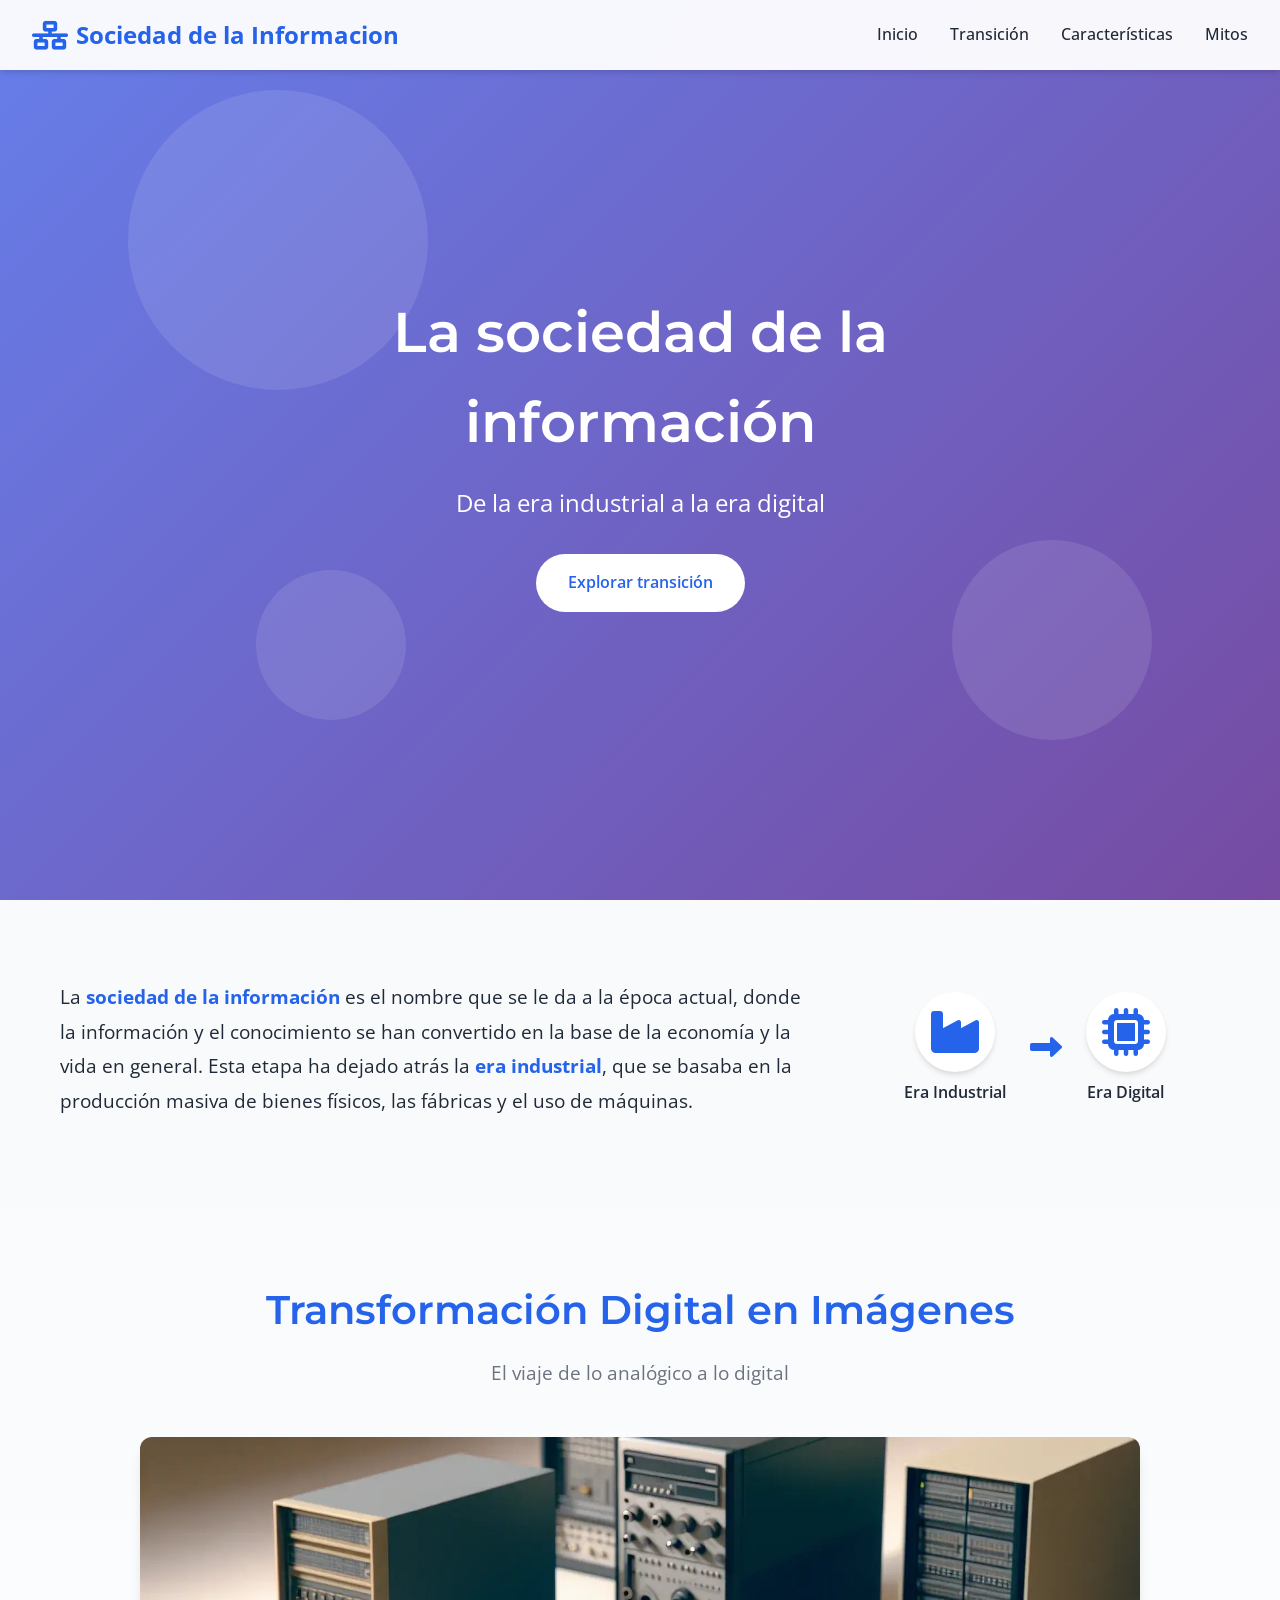
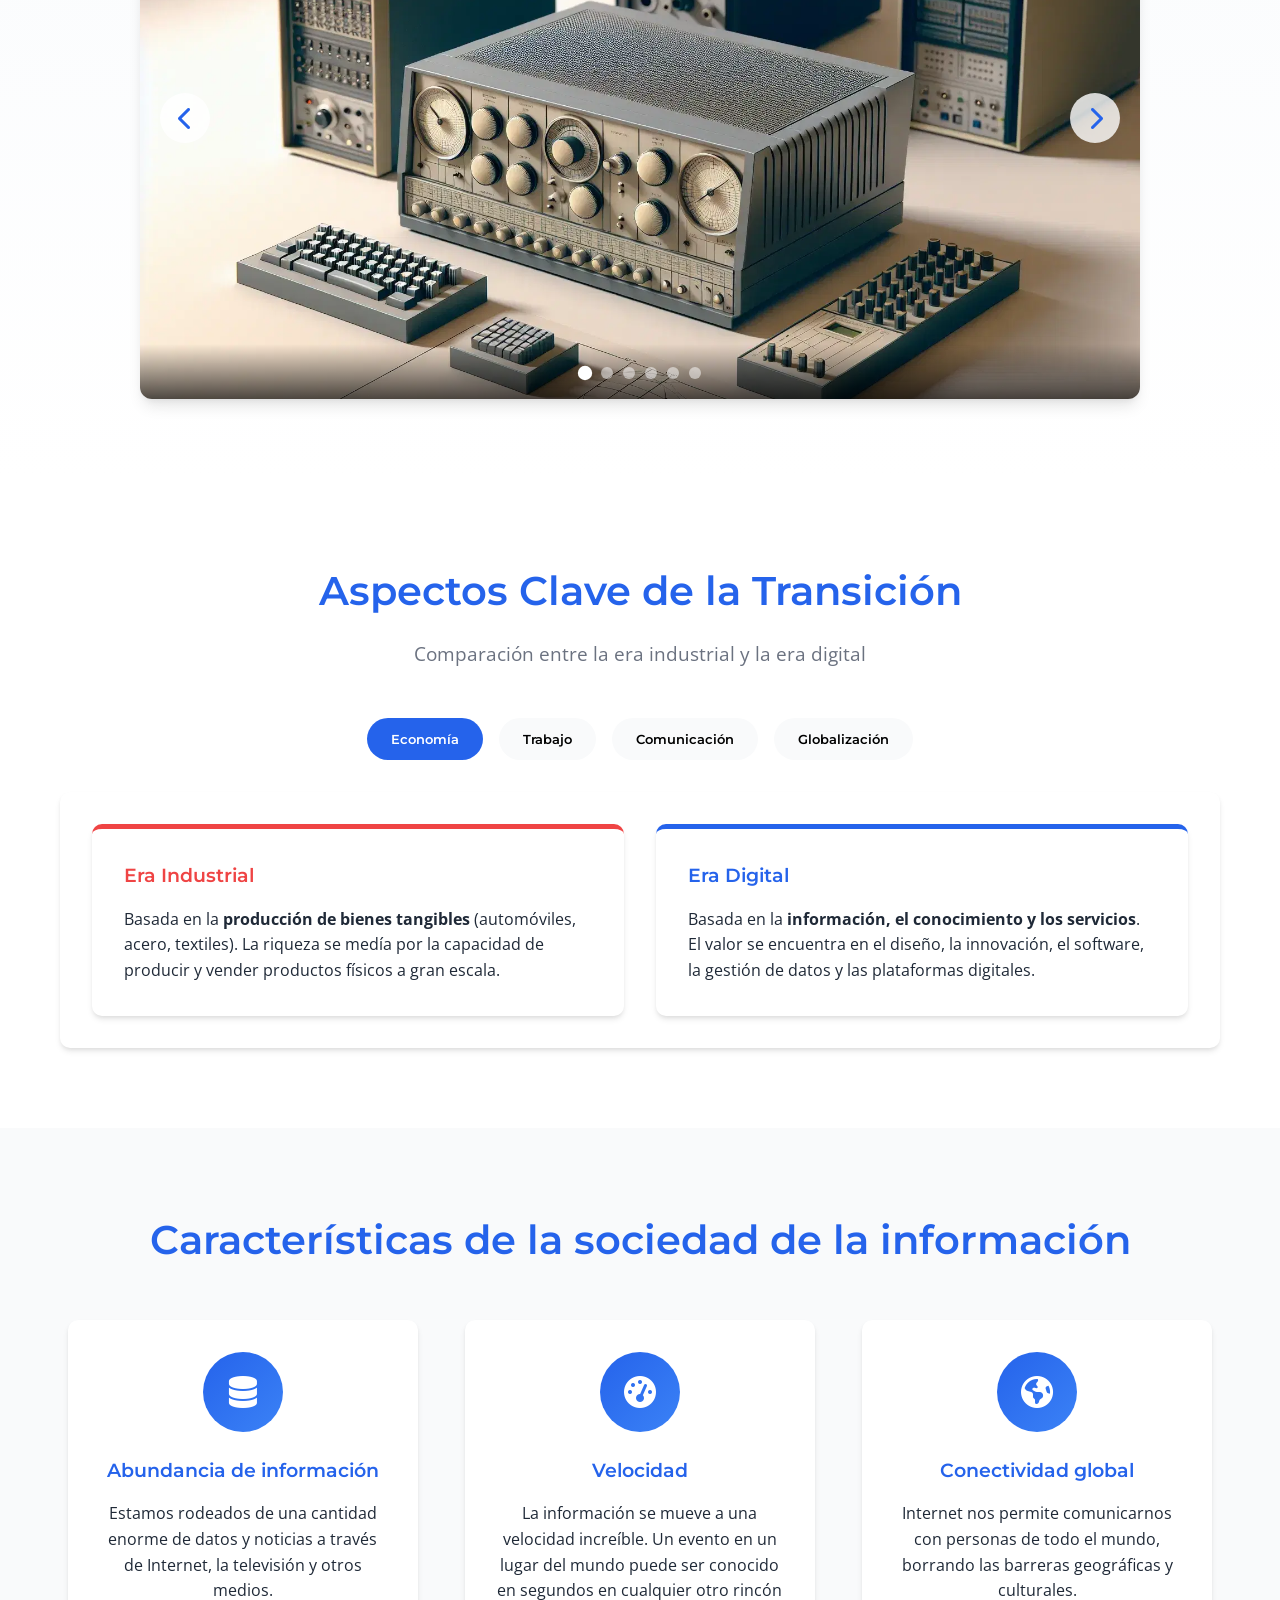
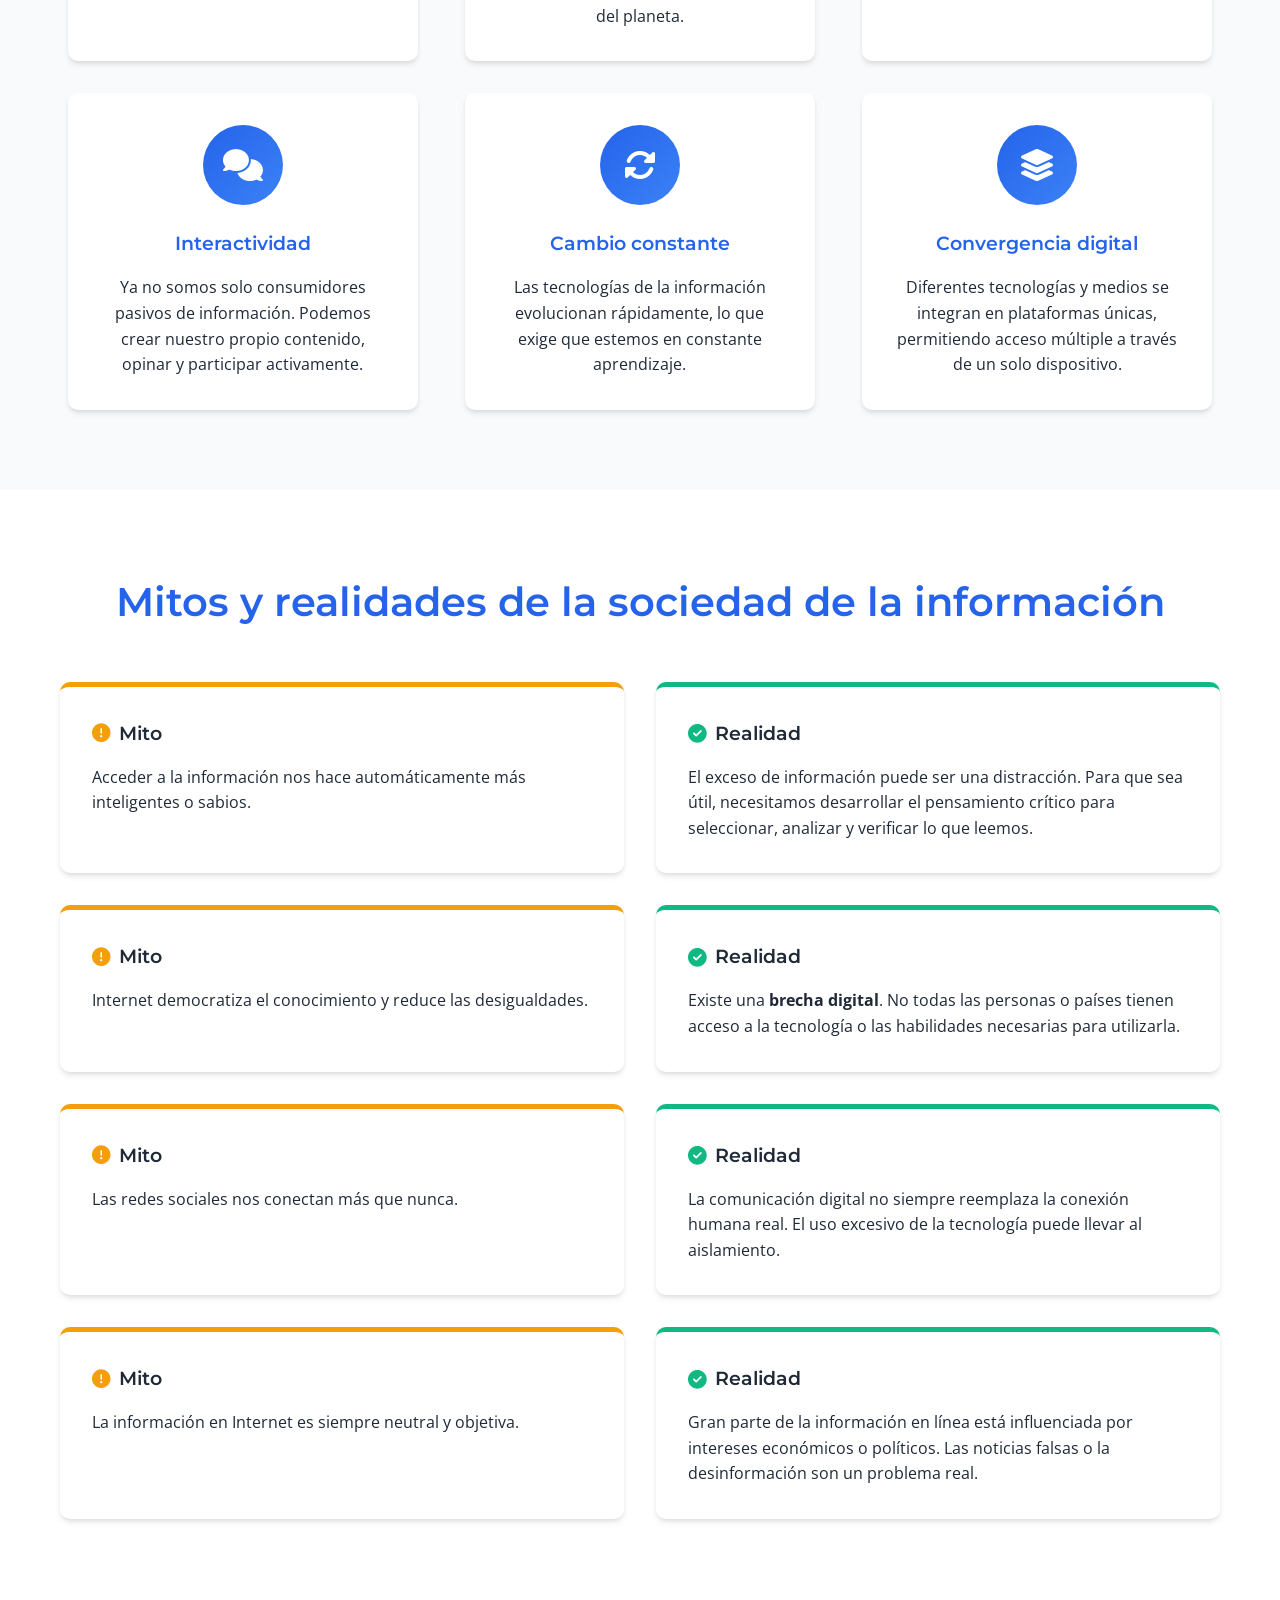
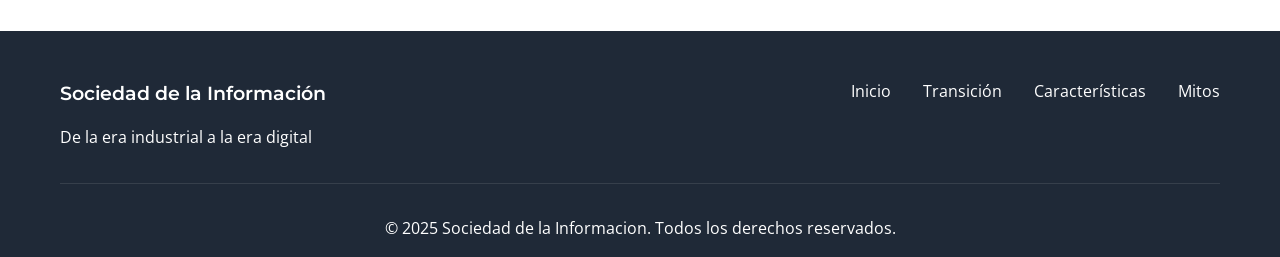
<file: index.html>
<!DOCTYPE html>
<html lang="es">
<head>
    <meta charset="UTF-8">
    <meta name="viewport" content="width=device-width, initial-scale=1.0">
    <title>La Sociedad de la Información</title>
    <link rel="stylesheet" href="Styles.css">
    <link href="https://fonts.googleapis.com/css2?family=Montserrat:wght@300;400;600;700&family=Open+Sans:wght@300;400;600&display=swap" rel="stylesheet">
    <link rel="stylesheet" href="https://cdnjs.cloudflare.com/ajax/libs/font-awesome/6.4.0/css/all.min.css">
</head>
<body>
    <!-- Navegación -->
    <nav class="navbar">
        <div class="nav-container">
            <div class="nav-logo">
                <i class="fas fa-network-wired"></i>
                <span>Sociedad de la Informacion</span>
            </div>
            <div class="nav-menu" id="nav-menu">
                <a href="#inicio" class="nav-link">Inicio</a>
                <a href="#transicion" class="nav-link">Transición</a>
                <a href="#caracteristicas" class="nav-link">Características</a>
                <a href="#mitos" class="nav-link">Mitos</a>
            </div>
            <div class="nav-toggle" id="nav-toggle">
                <span class="bar"></span>
                <span class="bar"></span>
                <span class="bar"></span>
            </div>
        </div>
    </nav>

    <!-- Hero Section -->
    <section id="inicio" class="hero">
        <div class="hero-content">
            <h1 class="hero-title">La sociedad de la información</h1>
            <p class="hero-subtitle">De la era industrial a la era digital</p>
            <a href="#transicion" class="hero-btn">Explorar transición</a>
        </div>
        <div class="hero-background">
            <div class="floating-shape shape-1"></div>
            <div class="floating-shape shape-2"></div>
            <div class="floating-shape shape-3"></div>
        </div>
    </section>

    <!-- Introducción -->
    <section class="intro-section">
        <div class="container">
            <div class="intro-content">
                <p class="intro-text">
                    La <strong>sociedad de la información</strong> es el nombre que se le da a la época actual, donde la información y el conocimiento se han convertido en la base de la economía y la vida en general. Esta etapa ha dejado atrás la <strong>era industrial</strong>, que se basaba en la producción masiva de bienes físicos, las fábricas y el uso de máquinas.
                </p>
                <div class="intro-image">
                    <div class="image-container">
                        <div class="tech-icon">
                            <i class="fas fa-industry"></i>
                            <span>Era Industrial</span>
                        </div>
                        <div class="transition-arrow">
                            <i class="fas fa-long-arrow-alt-right"></i>
                        </div>
                        <div class="tech-icon">
                            <i class="fas fa-microchip"></i>
                            <span>Era Digital</span>
                        </div>
                    </div>
                </div>
            </div>
        </div>
    </section>

    <!-- Carrusel de Imágenes -->
    <section class="carousel-section">
        <div class="container">
            <h2 class="section-title">Transformación Digital en Imágenes</h2>
            <p class="section-subtitle">El viaje de lo analógico a lo digital</p>
            
            <div class="carousel-container">
                <div class="carousel">
                    <div class="carousel-slide active">
                        <img src="img/Foto1.jpg" >
                        <div class="slide-caption">
                            <p></p>
                        </div>
                    </div>
                    <div class="carousel-slide">
                        <img src="img/Foto2.jpg" >
                        <div class="slide-caption">
                            <p></p>
                        </div>
                    </div>
                    <div class="carousel-slide">
                        <img src="img/Foto3.jpg" >
                        <div class="slide-caption">
                            <p></p>
                        </div>
                    </div>
                    <div class="carousel-slide">
                        <img src="img/Foto4.jpg" >
                        <div class="slide-caption">
                            <p></p>
                        </div>
                    </div>
                    <div class="carousel-slide">
                        <img src="img/Foto5.jpg" >
                        <div class="slide-caption">
                            <p></p>
                        </div>
                    </div>
                    <div class="carousel-slide">
                        <img src="img/Foto6.png" >
                        <div class="slide-caption">
                            <p></p>
                        </div>
                    </div>
                </div>
                
                <button class="carousel-btn carousel-btn-prev">
                    <i class="fas fa-chevron-left"></i>
                </button>
                <button class="carousel-btn carousel-btn-next">
                    <i class="fas fa-chevron-right"></i>
                </button>
                
                <div class="carousel-dots">
                    <span class="dot active" data-slide="0"></span>
                    <span class="dot" data-slide="1"></span>
                    <span class="dot" data-slide="2"></span>
                    <span class="dot" data-slide="3"></span>
                    <span class="dot" data-slide="4"></span>
                    <span class="dot" data-slide="5"></span>
                </div>
            </div>
        </div>
    </section>

    <!-- El resto de tu contenido HTML permanece igual -->
    <!-- Transición de Eras -->
    <section id="transicion" class="transition-section">
        <div class="container">
            <h2 class="section-title">Aspectos Clave de la Transición</h2>
            <p class="section-subtitle">Comparación entre la era industrial y la era digital</p>
            
            <div class="comparison-tabs">
                <div class="tab-buttons">
                    <button class="tab-btn active" data-tab="economia">Economía</button>
                    <button class="tab-btn" data-tab="trabajo">Trabajo</button>
                    <button class="tab-btn" data-tab="comunicacion">Comunicación</button>
                    <button class="tab-btn" data-tab="globalizacion">Globalización</button>
                </div>
                
                <div class="tab-content">
                    <div class="tab-pane active" id="economia">
                        <div class="era-card industrial">
                            <h3>Era Industrial</h3>
                            <p>Basada en la <strong>producción de bienes tangibles</strong> (automóviles, acero, textiles). La riqueza se medía por la capacidad de producir y vender productos físicos a gran escala.</p>
                        </div>
                        <div class="era-card digital">
                            <h3>Era Digital</h3>
                            <p>Basada en la <strong>información, el conocimiento y los servicios</strong>. El valor se encuentra en el diseño, la innovación, el software, la gestión de datos y las plataformas digitales.</p>
                        </div>
                    </div>
                    
                    <div class="tab-pane" id="trabajo">
                        <div class="era-card industrial">
                            <h3>Era Industrial</h3>
                            <p>El empleo se concentraba en <strong>fábricas y minas</strong>. El trabajo era rutinario, físico y se organizaba de forma jerárquica y lineal.</p>
                        </div>
                        <div class="era-card digital">
                            <h3>Era Digital</h3>
                            <p>El empleo se ha diversificado. Hay un aumento del <strong>trabajo intelectual, remoto y flexible</strong>. El conocimiento y las habilidades digitales son más valiosos que la fuerza física.</p>
                        </div>
                    </div>
                    
                    <div class="tab-pane" id="comunicacion">
                        <div class="era-card industrial">
                            <h3>Era Industrial</h3>
                            <p>Lenta y centralizada. La información fluía a través de medios masivos tradicionales como la radio, la televisión y la prensa escrita, con una lógica de <strong>emisor a receptor</strong>.</p>
                        </div>
                        <div class="era-card digital">
                            <h3>Era Digital</h3>
                            <p>Instantánea y descentralizada. Internet y las redes sociales permiten una comunicación <strong>multidireccional en tiempo real</strong>. Cualquiera puede ser tanto emisor como receptor.</p>
                        </div>
                    </div>
                    
                    <div class="tab-pane" id="globalizacion">
                        <div class="era-card industrial">
                            <h3>Era Industrial</h3>
                            <p>Limitada por la logística física. El comercio internacional dependía de los barcos y trenes, lo que lo hacía un proceso lento.</p>
                        </div>
                        <div class="era-card digital">
                            <h3>Era Digital</h3>
                            <p>Acelerada. Los datos y las transacciones financieras se mueven a la velocidad de la luz, lo que ha facilitado la integración de mercados y culturas a nivel global.</p>
                        </div>
                    </div>
                </div>
            </div>
        </div>
    </section>

    <!-- Características -->
    <section id="caracteristicas" class="features-section">
        <div class="container">
            <h2 class="section-title">Características de la sociedad de la información</h2>
            
            <div class="features-grid">
                <div class="feature-card">
                    <div class="feature-icon">
                        <i class="fas fa-database"></i>
                    </div>
                    <h3>Abundancia de información</h3>
                    <p>Estamos rodeados de una cantidad enorme de datos y noticias a través de Internet, la televisión y otros medios.</p>
                </div>
                
                <div class="feature-card">
                    <div class="feature-icon">
                        <i class="fas fa-tachometer-alt"></i>
                    </div>
                    <h3>Velocidad</h3>
                    <p>La información se mueve a una velocidad increíble. Un evento en un lugar del mundo puede ser conocido en segundos en cualquier otro rincón del planeta.</p>
                </div>
                
                <div class="feature-card">
                    <div class="feature-icon">
                        <i class="fas fa-globe-americas"></i>
                    </div>
                    <h3>Conectividad global</h3>
                    <p>Internet nos permite comunicarnos con personas de todo el mundo, borrando las barreras geográficas y culturales.</p>
                </div>
                
                <div class="feature-card">
                    <div class="feature-icon">
                        <i class="fas fa-comments"></i>
                    </div>
                    <h3>Interactividad</h3>
                    <p>Ya no somos solo consumidores pasivos de información. Podemos crear nuestro propio contenido, opinar y participar activamente.</p>
                </div>
                
                <div class="feature-card">
                    <div class="feature-icon">
                        <i class="fas fa-sync-alt"></i>
                    </div>
                    <h3>Cambio constante</h3>
                    <p>Las tecnologías de la información evolucionan rápidamente, lo que exige que estemos en constante aprendizaje.</p>
                </div>

                <div class="feature-card">
                    <div class="feature-icon">
                        <i class="fas fa-layer-group"></i>
                    </div>
                    <h3>Convergencia digital</h3>
                    <p>Diferentes tecnologías y medios se integran en plataformas únicas, permitiendo acceso múltiple a través de un solo dispositivo.</p>
                </div>
            </div>
        </div>
    </section>

    <!-- Mitos y Realidades -->
    <section id="mitos" class="myths-section">
        <div class="container">
            <h2 class="section-title">Mitos y realidades de la sociedad de la información</h2>
            
            <div class="myths-container">
                <div class="myth-reality">
                    <div class="myth">
                        <h3><i class="fas fa-exclamation-circle"></i> Mito</h3>
                        <p>Acceder a la información nos hace automáticamente más inteligentes o sabios.</p>
                    </div>
                    <div class="reality">
                        <h3><i class="fas fa-check-circle"></i> Realidad</h3>
                        <p>El exceso de información puede ser una distracción. Para que sea útil, necesitamos desarrollar el pensamiento crítico para seleccionar, analizar y verificar lo que leemos.</p>
                    </div>
                </div>
                
                <div class="myth-reality">
                    <div class="myth">
                        <h3><i class="fas fa-exclamation-circle"></i> Mito</h3>
                        <p>Internet democratiza el conocimiento y reduce las desigualdades.</p>
                    </div>
                    <div class="reality">
                        <h3><i class="fas fa-check-circle"></i> Realidad</h3>
                        <p>Existe una <strong>brecha digital</strong>. No todas las personas o países tienen acceso a la tecnología o las habilidades necesarias para utilizarla.</p>
                    </div>
                </div>
                
                <div class="myth-reality">
                    <div class="myth">
                        <h3><i class="fas fa-exclamation-circle"></i> Mito</h3>
                        <p>Las redes sociales nos conectan más que nunca.</p>
                    </div>
                    <div class="reality">
                        <h3><i class="fas fa-check-circle"></i> Realidad</h3>
                        <p>La comunicación digital no siempre reemplaza la conexión humana real. El uso excesivo de la tecnología puede llevar al aislamiento.</p>
                    </div>
                </div>
                
                <div class="myth-reality">
                    <div class="myth">
                        <h3><i class="fas fa-exclamation-circle"></i> Mito</h3>
                        <p>La información en Internet es siempre neutral y objetiva.</p>
                    </div>
                    <div class="reality">
                        <h3><i class="fas fa-check-circle"></i> Realidad</h3>
                        <p>Gran parte de la información en línea está influenciada por intereses económicos o políticos. Las noticias falsas o la desinformación son un problema real.</p>
                    </div>
                </div>
            </div>
        </div>
    </section>

    <!-- Footer -->
    <footer class="footer">
        <div class="container">
            <div class="footer-content">
                <div class="footer-info">
                    <h3>Sociedad de la Información</h3>
                    <p>De la era industrial a la era digital</p>
                </div>
                <div class="footer-links">
                    <a href="#inicio">Inicio</a>
                    <a href="#transicion">Transición</a>
                    <a href="#caracteristicas">Características</a>
                    <a href="#mitos">Mitos</a>
                </div>
            </div>
            <div class="footer-bottom">
                <p>&copy; 2025 Sociedad de la Informacion. Todos los derechos reservados.</p>
            </div>
        </div>
    </footer>

    <script src="script.js"></script>
</body>
</html>
</file>
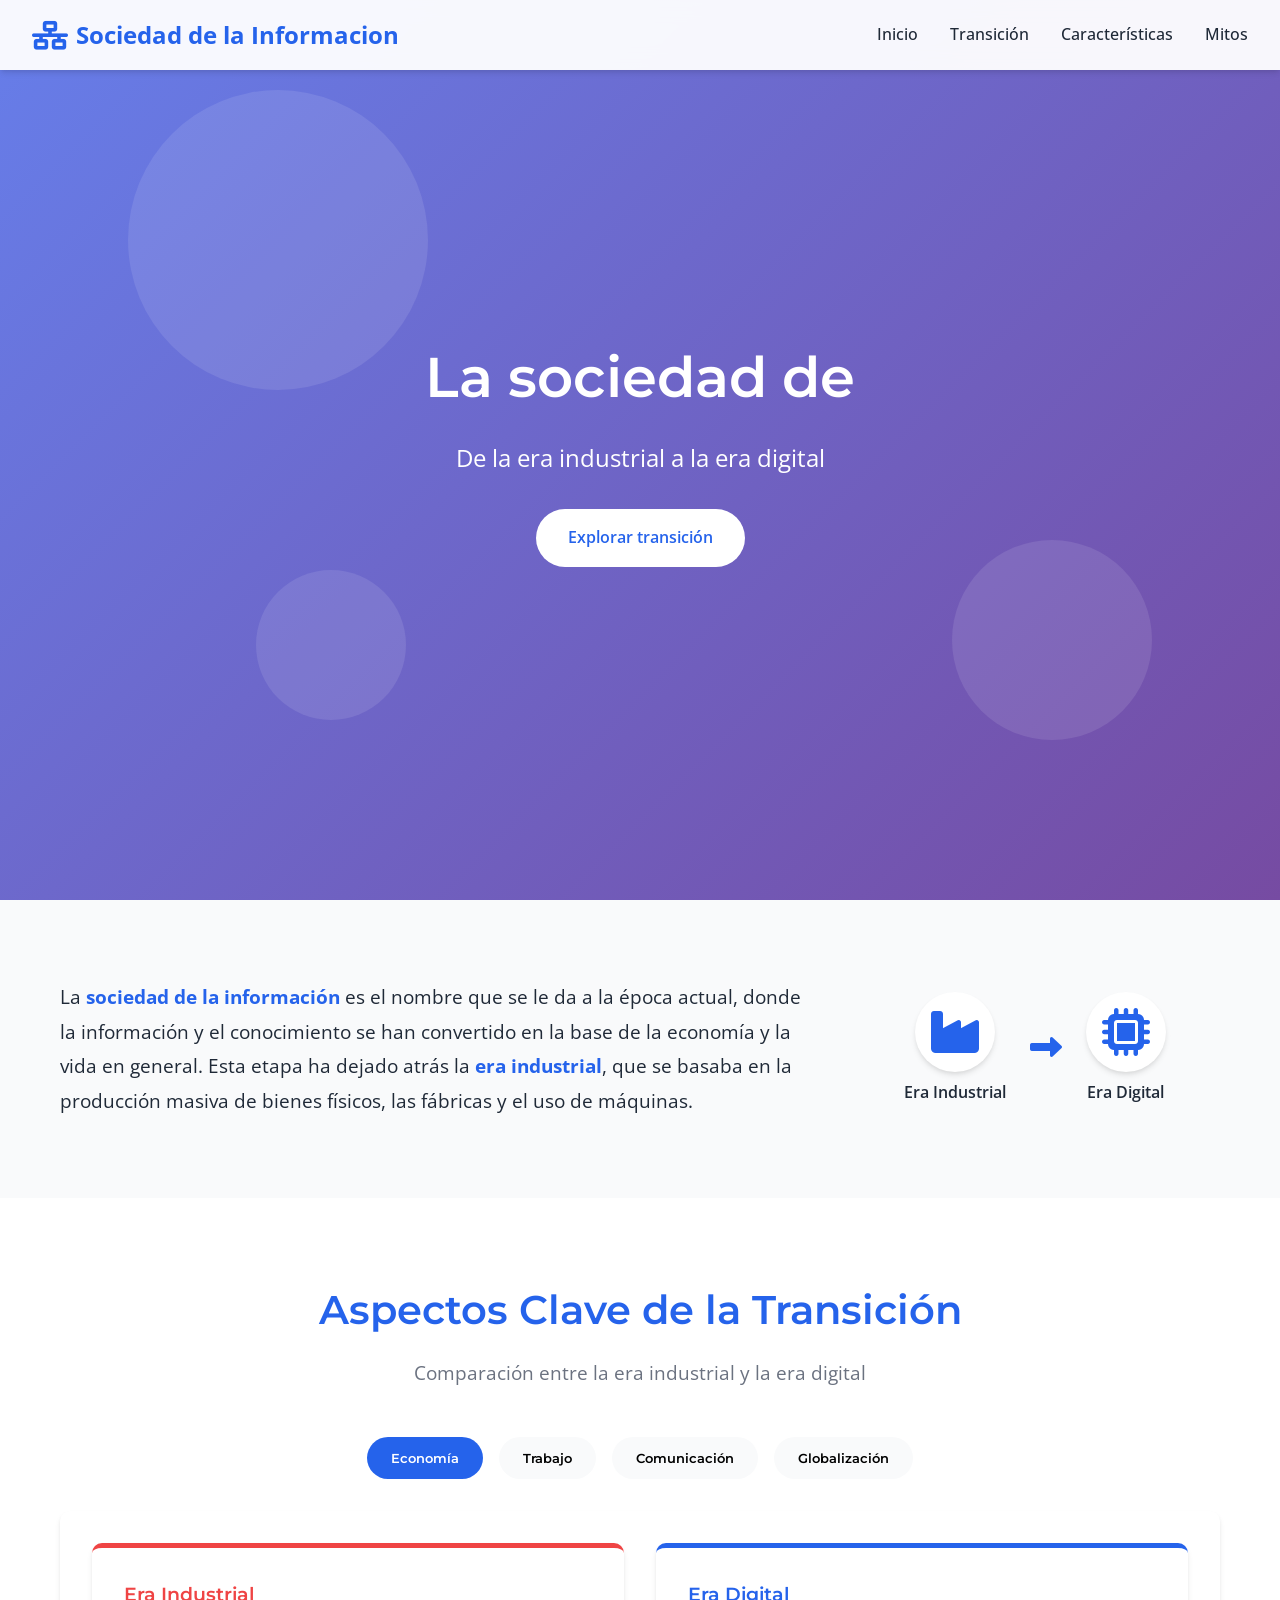
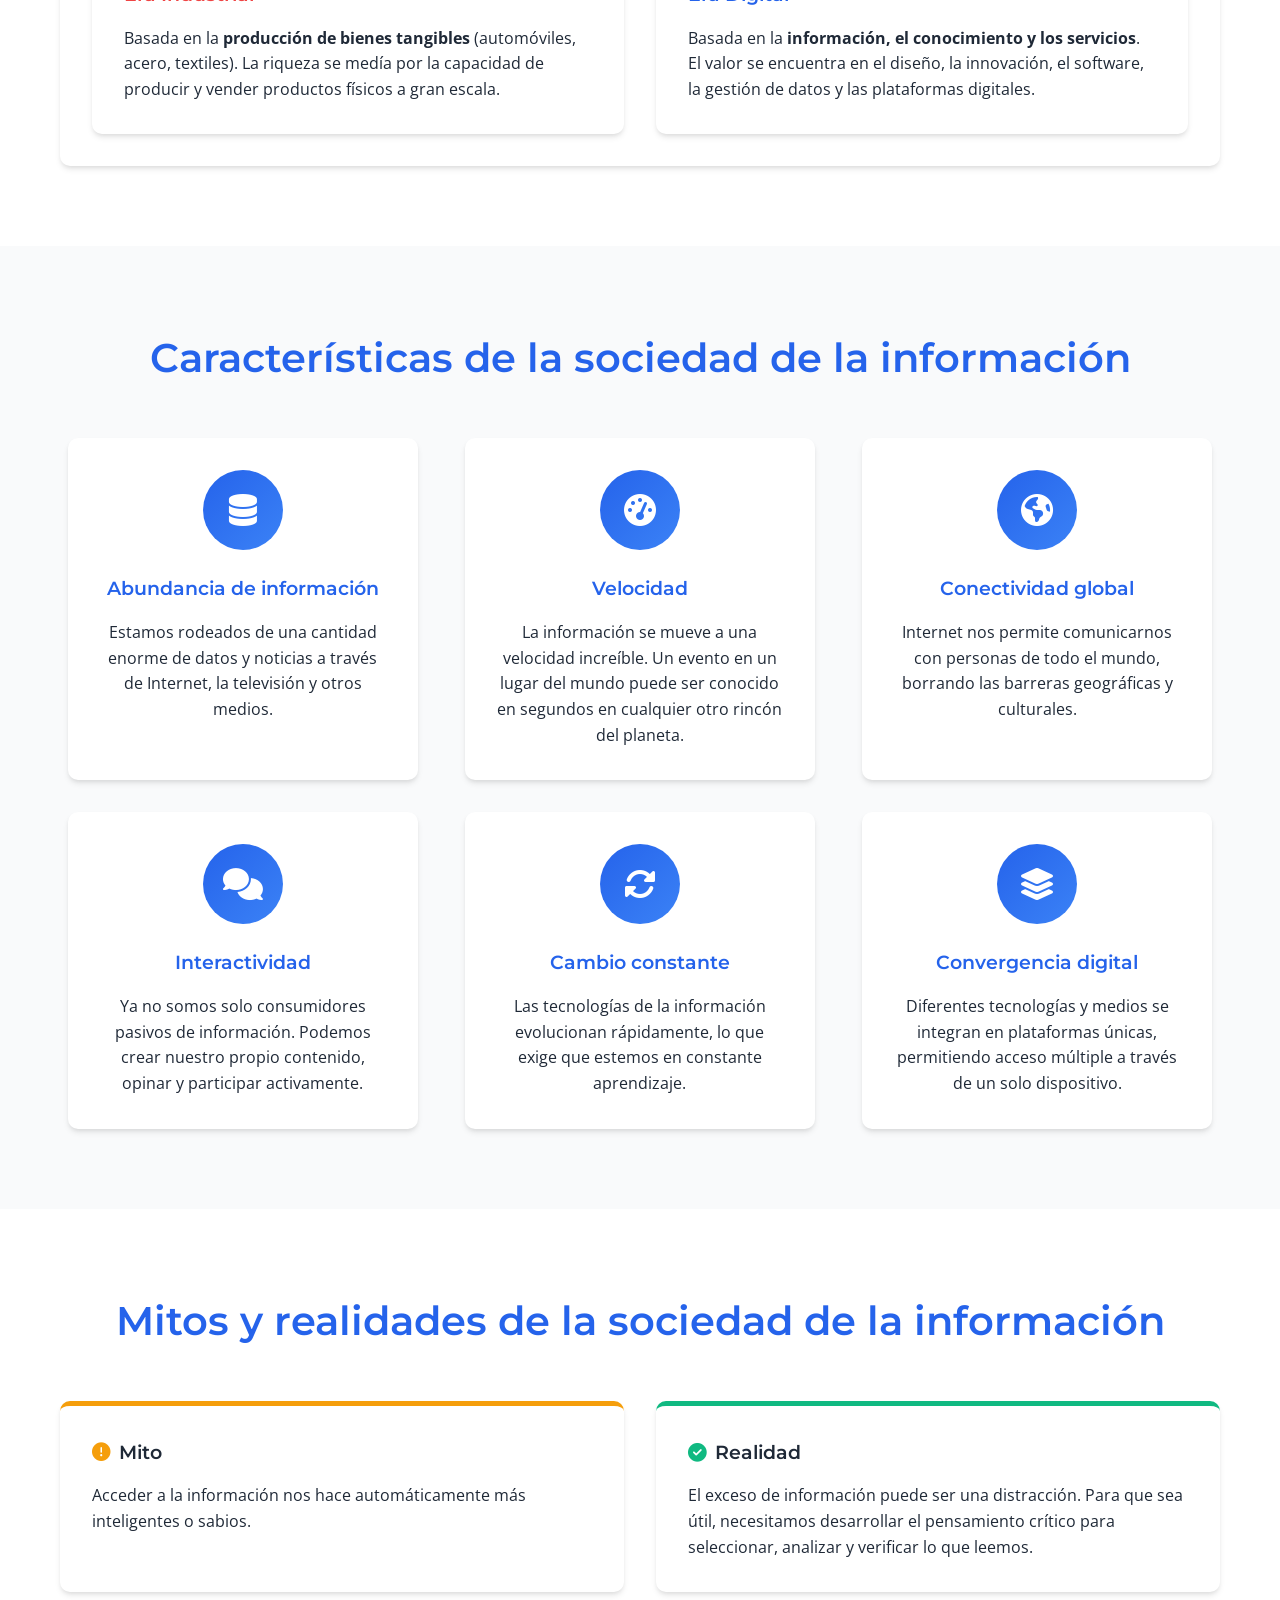
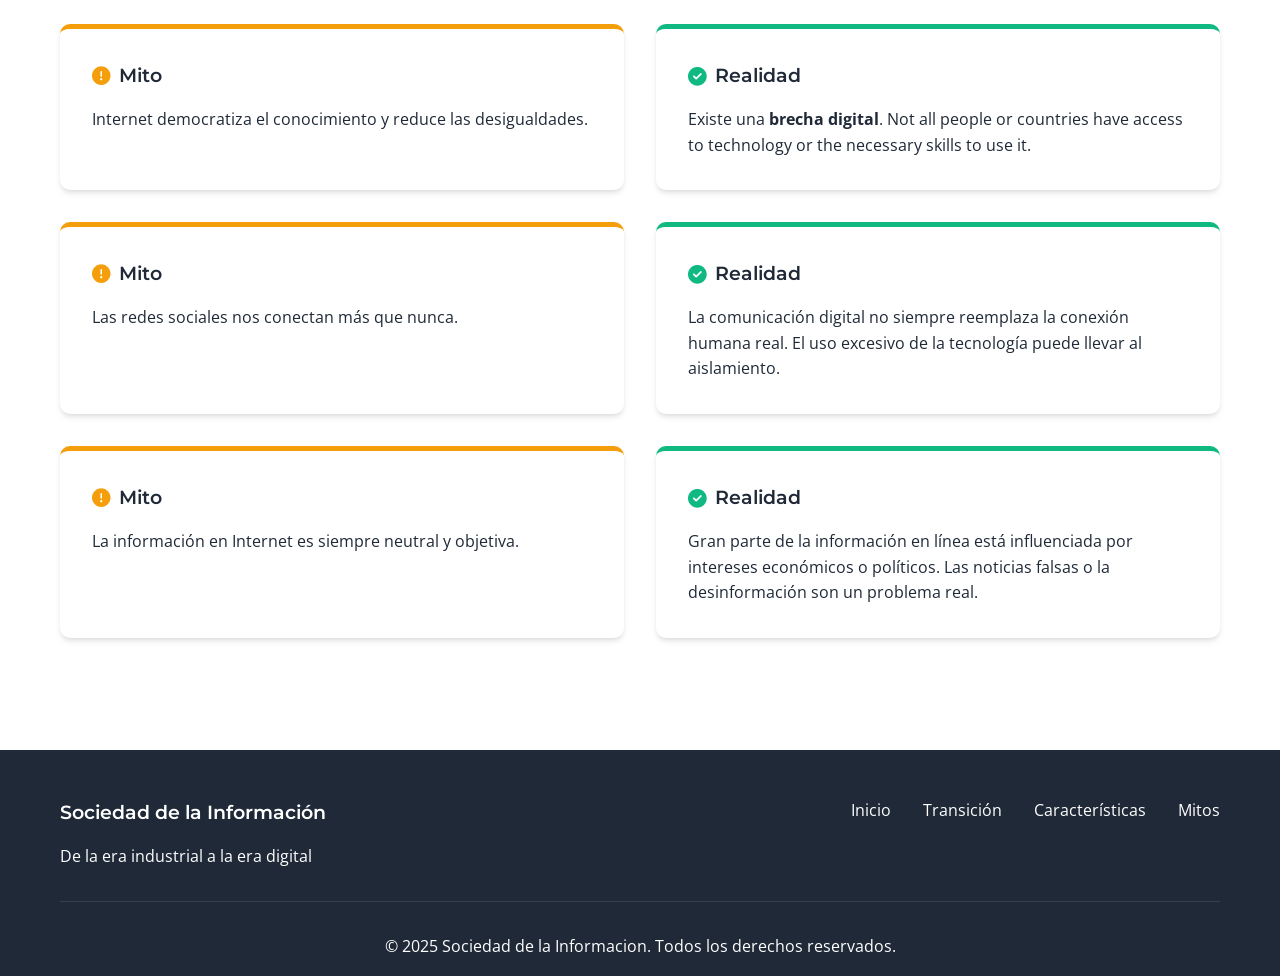
<file: Pagina web/index.html>
<!DOCTYPE html>
<html lang="es">
<head>
    <meta charset="UTF-8">
    <meta name="viewport" content="width=device-width, initial-scale=1.0">
    <title>La Sociedad de la Información</title>
    <link rel="stylesheet" href="Styles.css">
    <link href="https://fonts.googleapis.com/css2?family=Montserrat:wght@300;400;600;700&family=Open+Sans:wght@300;400;600&display=swap" rel="stylesheet">
    <link rel="stylesheet" href="https://cdnjs.cloudflare.com/ajax/libs/font-awesome/6.4.0/css/all.min.css">
</head>
<body>
    <!-- Navegación -->
    <nav class="navbar">
        <div class="nav-container">
            <div class="nav-logo">
                <i class="fas fa-network-wired"></i>
                <span>Sociedad de la Informacion</span>
            </div>
            <div class="nav-menu" id="nav-menu">
                <a href="#inicio" class="nav-link">Inicio</a>
                <a href="#transicion" class="nav-link">Transición</a>
                <a href="#caracteristicas" class="nav-link">Características</a>
                <a href="#mitos" class="nav-link">Mitos</a>
            </div>
            <div class="nav-toggle" id="nav-toggle">
                <span class="bar"></span>
                <span class="bar"></span>
                <span class="bar"></span>
            </div>
        </div>
    </nav>

    <!-- Hero Section -->
    <section id="inicio" class="hero">
        <div class="hero-content">
            <h1 class="hero-title">La sociedad de la información</h1>
            <p class="hero-subtitle">De la era industrial a la era digital</p>
            <a href="#transicion" class="hero-btn">Explorar transición</a>
        </div>
        <div class="hero-background">
            <div class="floating-shape shape-1"></div>
            <div class="floating-shape shape-2"></div>
            <div class="floating-shape shape-3"></div>
        </div>
    </section>

    <!-- Introducción -->
    <section class="intro-section">
        <div class="container">
            <div class="intro-content">
                <p class="intro-text">
                    La <strong>sociedad de la información</strong> es el nombre que se le da a la época actual, donde la información y el conocimiento se han convertido en la base de la economía y la vida en general. Esta etapa ha dejado atrás la <strong>era industrial</strong>, que se basaba en la producción masiva de bienes físicos, las fábricas y el uso de máquinas.
                </p>
                <div class="intro-image">
                    <div class="image-container">
                        <div class="tech-icon">
                            <i class="fas fa-industry"></i>
                            <span>Era Industrial</span>
                        </div>
                        <div class="transition-arrow">
                            <i class="fas fa-long-arrow-alt-right"></i>
                        </div>
                        <div class="tech-icon">
                            <i class="fas fa-microchip"></i>
                            <span>Era Digital</span>
                        </div>
                    </div>
                </div>
            </div>
        </div>
    </section>

    <!-- Transición de Eras -->
    <section id="transicion" class="transition-section">
        <div class="container">
            <h2 class="section-title">Aspectos Clave de la Transición</h2>
            <p class="section-subtitle">Comparación entre la era industrial y la era digital</p>
            
            <div class="comparison-tabs">
                <div class="tab-buttons">
                    <button class="tab-btn active" data-tab="economia">Economía</button>
                    <button class="tab-btn" data-tab="trabajo">Trabajo</button>
                    <button class="tab-btn" data-tab="comunicacion">Comunicación</button>
                    <button class="tab-btn" data-tab="globalizacion">Globalización</button>
                </div>
                
                <div class="tab-content">
                    <div class="tab-pane active" id="economia">
                        <div class="era-card industrial">
                            <h3>Era Industrial</h3>
                            <p>Basada en la <strong>producción de bienes tangibles</strong> (automóviles, acero, textiles). La riqueza se medía por la capacidad de producir y vender productos físicos a gran escala.</p>
                        </div>
                        <div class="era-card digital">
                            <h3>Era Digital</h3>
                            <p>Basada en la <strong>información, el conocimiento y los servicios</strong>. El valor se encuentra en el diseño, la innovación, el software, la gestión de datos y las plataformas digitales.</p>
                        </div>
                    </div>
                    
                    <div class="tab-pane" id="trabajo">
                        <div class="era-card industrial">
                            <h3>Era Industrial</h3>
                            <p>El empleo se concentraba en <strong>fábricas y minas</strong>. El trabajo era rutinario, físico y se organizaba de forma jerárquica y lineal.</p>
                        </div>
                        <div class="era-card digital">
                            <h3>Era Digital</h3>
                            <p>El empleo se ha diversificado. Hay un aumento del <strong>trabajo intelectual, remoto y flexible</strong>. El conocimiento y las habilidades digitales son más valiosos que la fuerza física.</p>
                        </div>
                    </div>
                    
                    <div class="tab-pane" id="comunicacion">
                        <div class="era-card industrial">
                            <h3>Era Industrial</h3>
                            <p>Lenta y centralizada. La información fluía a través de medios masivos tradicionales como la radio, la televisión y la prensa escrita, con una lógica de <strong>emisor a receptor</strong>.</p>
                        </div>
                        <div class="era-card digital">
                            <h3>Era Digital</h3>
                            <p>Instantánea y descentralizada. Internet y las redes sociales permiten una comunicación <strong>multidireccional y en tiempo real</strong>. Cualquiera puede ser tanto emisor como receptor.</p>
                        </div>
                    </div>
                    
                    <div class="tab-pane" id="globalizacion">
                        <div class="era-card industrial">
                            <h3>Era Industrial</h3>
                            <p>Limitada por la logística física. El comercio internacional dependía de los barcos y trenes, lo que lo hacía un proceso lento.</p>
                        </div>
                        <div class="era-card digital">
                            <h3>Era Digital</h3>
                            <p>Acelerada. Los datos y las transacciones financieras se mueven a la velocidad de la luz, lo que ha facilitado la integración de mercados y culturas a nivel global.</p>
                        </div>
                    </div>
                </div>
            </div>
        </div>
    </section>

    <!-- Características -->
    <section id="caracteristicas" class="features-section">
        <div class="container">
            <h2 class="section-title">Características de la sociedad de la información</h2>
            
            <div class="features-grid">
                <div class="feature-card">
                    <div class="feature-icon">
                        <i class="fas fa-database"></i>
                    </div>
                    <h3>Abundancia de información</h3>
                    <p>Estamos rodeados de una cantidad enorme de datos y noticias a través de Internet, la televisión y otros medios.</p>
                </div>
                
                <div class="feature-card">
                    <div class="feature-icon">
                        <i class="fas fa-tachometer-alt"></i>
                    </div>
                    <h3>Velocidad</h3>
                    <p>La información se mueve a una velocidad increíble. Un evento en un lugar del mundo puede ser conocido en segundos en cualquier otro rincón del planeta.</p>
                </div>
                
                <div class="feature-card">
                    <div class="feature-icon">
                        <i class="fas fa-globe-americas"></i>
                    </div>
                    <h3>Conectividad global</h3>
                    <p>Internet nos permite comunicarnos con personas de todo el mundo, borrando las barreras geográficas y culturales.</p>
                </div>
                
                <div class="feature-card">
                    <div class="feature-icon">
                        <i class="fas fa-comments"></i>
                    </div>
                    <h3>Interactividad</h3>
                    <p>Ya no somos solo consumidores pasivos de información. Podemos crear nuestro propio contenido, opinar y participar activamente.</p>
                </div>
                
                <div class="feature-card">
                    <div class="feature-icon">
                        <i class="fas fa-sync-alt"></i>
                    </div>
                    <h3>Cambio constante</h3>
                    <p>Las tecnologías de la información evolucionan rápidamente, lo que exige que estemos en constante aprendizaje.</p>
                </div>

                <div class="feature-card">
                    <div class="feature-icon">
                        <i class="fas fa-layer-group"></i>
                    </div>
                    <h3>Convergencia digital</h3>
                    <p>Diferentes tecnologías y medios se integran en plataformas únicas, permitiendo acceso múltiple a través de un solo dispositivo.</p>
                </div>
            </div>
        </div>
    </section>

    <!-- Mitos y Realidades -->
    <section id="mitos" class="myths-section">
        <div class="container">
            <h2 class="section-title">Mitos y realidades de la sociedad de la información</h2>
            
            <div class="myths-container">
                <div class="myth-reality">
                    <div class="myth">
                        <h3><i class="fas fa-exclamation-circle"></i> Mito</h3>
                        <p>Acceder a la información nos hace automáticamente más inteligentes o sabios.</p>
                    </div>
                    <div class="reality">
                        <h3><i class="fas fa-check-circle"></i> Realidad</h3>
                        <p>El exceso de información puede ser una distracción. Para que sea útil, necesitamos desarrollar el pensamiento crítico para seleccionar, analizar y verificar lo que leemos.</p>
                    </div>
                </div>
                
                <div class="myth-reality">
                    <div class="myth">
                        <h3><i class="fas fa-exclamation-circle"></i> Mito</h3>
                        <p>Internet democratiza el conocimiento y reduce las desigualdades.</p>
                    </div>
                    <div class="reality">
                        <h3><i class="fas fa-check-circle"></i> Realidad</h3>
                        <p>Existe una <strong>brecha digital</strong>. Not all people or countries have access to technology or the necessary skills to use it.</p>
                    </div>
                </div>
                
                <div class="myth-reality">
                    <div class="myth">
                        <h3><i class="fas fa-exclamation-circle"></i> Mito</h3>
                        <p>Las redes sociales nos conectan más que nunca.</p>
                    </div>
                    <div class="reality">
                        <h3><i class="fas fa-check-circle"></i> Realidad</h3>
                        <p>La comunicación digital no siempre reemplaza la conexión humana real. El uso excesivo de la tecnología puede llevar al aislamiento.</p>
                    </div>
                </div>
                
                <div class="myth-reality">
                    <div class="myth">
                        <h3><i class="fas fa-exclamation-circle"></i> Mito</h3>
                        <p>La información en Internet es siempre neutral y objetiva.</p>
                    </div>
                    <div class="reality">
                        <h3><i class="fas fa-check-circle"></i> Realidad</h3>
                        <p>Gran parte de la información en línea está influenciada por intereses económicos o políticos. Las noticias falsas o la desinformación son un problema real.</p>
                    </div>
                </div>
            </div>
        </div>
    </section>

    <!-- Footer -->
    <footer class="footer">
        <div class="container">
            <div class="footer-content">
                <div class="footer-info">
                    <h3>Sociedad de la Información</h3>
                    <p>De la era industrial a la era digital</p>
                </div>
                <div class="footer-links">
                    <a href="#inicio">Inicio</a>
                    <a href="#transicion">Transición</a>
                    <a href="#caracteristicas">Características</a>
                    <a href="#mitos">Mitos</a>
                </div>
            </div>
            <div class="footer-bottom">
                <p>&copy; 2025 Sociedad de la Informacion. Todos los derechos reservados.</p>
            </div>
        </div>
    </footer>

    <script src="script.js"></script>
</body>
</html>
</file>
<file: Styles.css>
/* Variables y reset */
:root {
    --primary-color: #2563eb;
    --secondary-color: #3b82f6;
    --accent-color: #10b981;
    --text-color: #1f2937;
    --light-text: #6b7280;
    --background: #ffffff;
    --light-background: #f9fafb;
    --industrial-color: #ef4444;
    --digital-color: #2563eb;
    --myth-color: #f59e0b;
    --reality-color: #10b981;
    --shadow: 0 4px 6px -1px rgba(0, 0, 0, 0.1), 0 2px 4px -1px rgba(0, 0, 0, 0.06);
    --shadow-lg: 0 10px 15px -3px rgba(0, 0, 0, 0.1), 0 4px 6px -2px rgba(0, 0, 0, 0.05);
}

* {
    margin: 0;
    padding: 0;
    box-sizing: border-box;
}

body {
    font-family: 'Open Sans', sans-serif;
    color: var(--text-color);
    line-height: 1.6;
    overflow-x: hidden;
}

h1, h2, h3, h4, h5, h6 {
    font-family: 'Montserrat', sans-serif;
    font-weight: 600;
}

.container {
    width: 100%;
    max-width: 1200px;
    margin: 0 auto;
    padding: 0 20px;
}

/* Navegación */
.navbar {
    position: fixed;
    top: 0;
    left: 0;
    width: 100%;
    background-color: rgba(255, 255, 255, 0.95);
    backdrop-filter: blur(10px);
    box-shadow: var(--shadow);
    z-index: 1000;
    transition: all 0.3s ease;
}

.nav-container {
    display: flex;
    justify-content: space-between;
    align-items: center;
    padding: 1rem 2rem;
}

.nav-logo {
    display: flex;
    align-items: center;
    font-weight: 700;
    font-size: 1.5rem;
    color: var(--primary-color);
}

.nav-logo i {
    margin-right: 0.5rem;
    font-size: 1.8rem;
}

.nav-menu {
    display: flex;
    gap: 2rem;
}

.nav-link {
    text-decoration: none;
    color: var(--text-color);
    font-weight: 500;
    transition: color 0.3s ease;
    position: relative;
}

.nav-link:hover {
    color: var(--primary-color);
}

.nav-link::after {
    content: '';
    position: absolute;
    bottom: -5px;
    left: 0;
    width: 0;
    height: 2px;
    background-color: var(--primary-color);
    transition: width 0.3s ease;
}

.nav-link:hover::after {
    width: 100%;
}

.nav-toggle {
    display: none;
    flex-direction: column;
    cursor: pointer;
}

.bar {
    width: 25px;
    height: 3px;
    background-color: var(--text-color);
    margin: 3px 0;
    transition: 0.3s;
}

/* Hero Section */
.hero {
    height: 100vh;
    display: flex;
    align-items: center;
    justify-content: center;
    position: relative;
    background: linear-gradient(135deg, #667eea 0%, #764ba2 100%);
    color: white;
    overflow: hidden;
}

.hero-content {
    text-align: center;
    z-index: 2;
    max-width: 800px;
    padding: 0 20px;
}

.hero-title {
    font-size: 3.5rem;
    margin-bottom: 1rem;
    animation: fadeInUp 1s ease;
}

.hero-subtitle {
    font-size: 1.5rem;
    margin-bottom: 2rem;
    opacity: 0.9;
    animation: fadeInUp 1s ease 0.2s forwards;
    opacity: 0;
}

.hero-btn {
    display: inline-block;
    padding: 1rem 2rem;
    background-color: white;
    color: var(--primary-color);
    text-decoration: none;
    font-weight: 600;
    border-radius: 50px;
    transition: all 0.3s ease;
    animation: fadeInUp 1s ease 0.4s forwards;
    opacity: 0;
}

.hero-btn:hover {
    transform: translateY(-3px);
    box-shadow: var(--shadow-lg);
}

.hero-background {
    position: absolute;
    top: 0;
    left: 0;
    width: 100%;
    height: 100%;
    z-index: 1;
}

.floating-shape {
    position: absolute;
    border-radius: 50%;
    background: rgba(255, 255, 255, 0.1);
    animation: float 6s ease-in-out infinite;
}

.shape-1 {
    width: 300px;
    height: 300px;
    top: 10%;
    left: 10%;
    animation-delay: 0s;
}

.shape-2 {
    width: 200px;
    height: 200px;
    top: 60%;
    right: 10%;
    animation-delay: 2s;
}

.shape-3 {
    width: 150px;
    height: 150px;
    bottom: 20%;
    left: 20%;
    animation-delay: 4s;
}

/* Introducción */
.intro-section {
    padding: 5rem 0;
    background-color: var(--light-background);
}

.intro-content {
    display: grid;
    grid-template-columns: 2fr 1fr;
    gap: 3rem;
    align-items: center;
}

.intro-text {
    font-size: 1.2rem;
    line-height: 1.8;
}

.intro-text strong {
    color: var(--primary-color);
}

.intro-image {
    display: flex;
    justify-content: center;
}

.image-container {
    display: flex;
    align-items: center;
    gap: 1.5rem;
}

.tech-icon {
    display: flex;
    flex-direction: column;
    align-items: center;
    gap: 0.5rem;
}

.tech-icon i {
    font-size: 3rem;
    color: var(--primary-color);
    background: white;
    width: 80px;
    height: 80px;
    display: flex;
    align-items: center;
    justify-content: center;
    border-radius: 50%;
    box-shadow: var(--shadow);
}

.tech-icon span {
    font-weight: 600;
}

.transition-arrow i {
    font-size: 2rem;
    color: var(--primary-color);
}

/* Secciones generales */
.section-title {
    text-align: center;
    font-size: 2.5rem;
    margin-bottom: 1rem;
    color: var(--primary-color);
}

.section-subtitle {
    text-align: center;
    font-size: 1.2rem;
    margin-bottom: 3rem;
    color: var(--light-text);
}

/* Transición de Eras */
.transition-section {
    padding: 5rem 0;
}

.comparison-tabs {
    margin-top: 2rem;
}

.tab-buttons {
    display: flex;
    justify-content: center;
    margin-bottom: 2rem;
    flex-wrap: wrap;
    gap: 1rem;
}

.tab-btn {
    padding: 0.8rem 1.5rem;
    background-color: var(--light-background);
    border: none;
    border-radius: 50px;
    font-family: 'Montserrat', sans-serif;
    font-weight: 600;
    cursor: pointer;
    transition: all 0.3s ease;
}

.tab-btn:hover {
    background-color: var(--primary-color);
    color: white;
}

.tab-btn.active {
    background-color: var(--primary-color);
    color: white;
}

.tab-content {
    background-color: white;
    border-radius: 10px;
    padding: 2rem;
    box-shadow: var(--shadow);
}

.tab-pane {
    display: none;
    animation: fadeIn 0.5s ease;
}

.tab-pane.active {
    display: grid;
    grid-template-columns: 1fr 1fr;
    gap: 2rem;
}

.era-card {
    padding: 2rem;
    border-radius: 10px;
    box-shadow: var(--shadow);
    transition: transform 0.3s ease;
}

.era-card:hover {
    transform: translateY(-5px);
}

.era-card.industrial {
    border-top: 5px solid var(--industrial-color);
}

.era-card.digital {
    border-top: 5px solid var(--digital-color);
}

.era-card h3 {
    margin-bottom: 1rem;
    color: var(--text-color);
}

.era-card.industrial h3 {
    color: var(--industrial-color);
}

.era-card.digital h3 {
    color: var(--digital-color);
}

/* Características */
.features-section {
    padding: 5rem 0;
    background-color: var(--light-background);
}

.features-grid {
    display: grid;
    grid-template-columns: repeat(auto-fit, minmax(300px, 1fr));
    gap: 2rem;
    margin-top: 3rem;
    justify-items: center;
}

/* Para 6 elementos en grid */
@media (min-width: 1200px) {
    .features-grid {
        grid-template-columns: repeat(3, 1fr);
    }
}

/* Para tablets */
@media (min-width: 768px) and (max-width: 1199px) {
    .features-grid {
        grid-template-columns: repeat(2, 1fr);
    }
}

.feature-card {
    background-color: white;
    padding: 2rem;
    border-radius: 10px;
    box-shadow: var(--shadow);
    text-align: center;
    transition: transform 0.3s ease, box-shadow 0.3s ease;
    max-width: 350px;
    width: 100%;
}

.feature-card:hover {
    transform: translateY(-10px);
    box-shadow: var(--shadow-lg);
}

.feature-icon {
    width: 80px;
    height: 80px;
    background: linear-gradient(135deg, var(--primary-color), var(--secondary-color));
    color: white;
    border-radius: 50%;
    display: flex;
    align-items: center;
    justify-content: center;
    margin: 0 auto 1.5rem;
    font-size: 2rem;
}

.feature-card h3 {
    margin-bottom: 1rem;
    color: var(--primary-color);
}

/* Mitos y Realidades */
.myths-section {
    padding: 5rem 0;
}

.myths-container {
    margin-top: 3rem;
}

.myth-reality {
    display: grid;
    grid-template-columns: 1fr 1fr;
    gap: 2rem;
    margin-bottom: 2rem;
}

.myth, .reality {
    padding: 2rem;
    border-radius: 10px;
    box-shadow: var(--shadow);
}

.myth {
    border-top: 5px solid var(--myth-color);
}

.reality {
    border-top: 5px solid var(--reality-color);
}

.myth h3, .reality h3 {
    display: flex;
    align-items: center;
    margin-bottom: 1rem;
}

.myth h3 i {
    color: var(--myth-color);
    margin-right: 0.5rem;
}

.reality h3 i {
    color: var(--reality-color);
    margin-right: 0.5rem;
}

/* Footer */
.footer {
    background-color: var(--text-color);
    color: white;
    padding: 3rem 0 1rem;
}

.footer-content {
    display: grid;
    grid-template-columns: 1fr 1fr;
    gap: 2rem;
    margin-bottom: 2rem;
}

.footer-info h3 {
    margin-bottom: 1rem;
    color: white;
}

.footer-links {
    display: flex;
    justify-content: flex-end;
    gap: 2rem;
}

.footer-links a {
    color: white;
    text-decoration: none;
    transition: color 0.3s ease;
}

.footer-links a:hover {
    color: var(--accent-color);
}

.footer-bottom {
    text-align: center;
    padding-top: 2rem;
    border-top: 1px solid rgba(255, 255, 255, 0.1);
}

/* Animaciones */
@keyframes fadeInUp {
    from {
        opacity: 0;
        transform: translateY(20px);
    }
    to {
        opacity: 1;
        transform: translateY(0);
    }
}

@keyframes fadeIn {
    from {
        opacity: 0;
    }
    to {
        opacity: 1;
    }
}

@keyframes float {
    0% {
        transform: translateY(0) rotate(0deg);
    }
    50% {
        transform: translateY(-20px) rotate(10deg);
    }
    100% {
        transform: translateY(0) rotate(0deg);
    }
}

/* Responsividad */
@media (max-width: 992px) {
    .hero-title {
        font-size: 2.8rem;
    }
    
    .intro-content {
        grid-template-columns: 1fr;
        text-align: center;
    }
    
    .tab-pane.active {
        grid-template-columns: 1fr;
    }
    
    .myth-reality {
        grid-template-columns: 1fr;
    }
}

@media (max-width: 768px) {
    .nav-menu {
        position: fixed;
        top: 70px;
        right: -100%;
        flex-direction: column;
        background-color: white;
        width: 100%;
        text-align: center;
        transition: 0.3s;
        box-shadow: 0 10px 27px rgba(0, 0, 0, 0.05);
        padding: 2rem 0;
        gap: 0;
    }
    
    .nav-menu.active {
        right: 0;
    }
    
    .nav-link {
        display: block;
        padding: 1rem 2rem;
    }
    
    .nav-toggle {
        display: flex;
    }
    
    .nav-toggle.active .bar:nth-child(2) {
        opacity: 0;
    }
    
    .nav-toggle.active .bar:nth-child(1) {
        transform: translateY(8px) rotate(45deg);
    }
    
    .nav-toggle.active .bar:nth-child(3) {
        transform: translateY(-8px) rotate(-45deg);
    }
    
    .hero-title {
        font-size: 2.2rem;
    }
    
    .hero-subtitle {
        font-size: 1.2rem;
    }
    
    .section-title {
        font-size: 2rem;
    }
    
    .features-grid {
        grid-template-columns: 1fr;
    }
    
    .footer-content {
        grid-template-columns: 1fr;
        text-align: center;
    }
    
    .footer-links {
        justify-content: center;
    }
}

@media (max-width: 576px) {
    .hero-title {
        font-size: 1.8rem;
    }
    
    .container {
        padding: 0 15px;
    }
    
    .tab-buttons {
        flex-direction: column;
        align-items: center;
    }
    
    .tab-btn {
        width: 100%;
        text-align: center;
    }
    
    .image-container {
        flex-direction: column;
    }
    
    .transition-arrow i {
        transform: rotate(90deg);
    }
}

/* Carrusel de Imágenes - ESTILOS CORREGIDOS */
.carousel-section {
    padding: 5rem 0;
    background: linear-gradient(to bottom, #f8fafc, #ffffff);
}

.carousel-container {
    position: relative;
    max-width: 1000px;
    margin: 0 auto;
    overflow: hidden;
    border-radius: 12px;
    box-shadow: var(--shadow-lg);
    height: auto; /* Altura automática */
    aspect-ratio: 16/9; /* Proporción estándar para videos/imágenes */
}

.carousel {
    display: flex;
    width: 100%;
    height: auto; /* Altura automática */
    position: relative;
}
.carousel-slide {
    min-width: 100%;
    position: relative;
    transition: opacity 0.5s ease;
    opacity: 0;
    position: absolute;
    top: 0;
    left: 0;
}

.carousel-slide.active {
    opacity: 1;
    z-index: 1;
}

.carousel-slide img {
    width: 100%;
    height: 100%;
    object-fit: contain; /* Cambia cover por contain */
    display: block;
    background-color: #f5f5f5; /* Agrega un fondo para los espacios vacíos */
}
.slide-caption {
    position: absolute;
    bottom: 0;
    left: 0;
    right: 0;
    background: linear-gradient(to top, rgba(0, 0, 0, 0.8), transparent);
    color: white;
    padding: 2rem;
    text-align: center;
    z-index: 2;
}

.slide-caption h3 {
    font-size: 1.8rem;
    margin-bottom: 0.5rem;
    color: white;
}

.slide-caption p {
    font-size: 1.1rem;
    opacity: 0.9;
}

.carousel-btn {
    position: absolute;
    top: 50%;
    transform: translateY(-50%);
    background: rgba(255, 255, 255, 0.8);
    border: none;
    border-radius: 50%;
    width: 50px;
    height: 50px;
    display: flex;
    align-items: center;
    justify-content: center;
    cursor: pointer;
    transition: all 0.3s ease;
    z-index: 10;
}

.carousel-btn:hover {
    background: rgba(255, 255, 255, 1);
    transform: translateY(-50%) scale(1.1);
}

.carousel-btn i {
    font-size: 1.5rem;
    color: var(--primary-color);
}

.carousel-btn-prev {
    left: 20px;
}

.carousel-btn-next {
    right: 20px;
}

.carousel-dots {
    position: absolute;
    bottom: 20px;
    left: 0;
    right: 0;
    display: flex;
    justify-content: center;
    gap: 10px;
    z-index: 10;
}

.dot {
    width: 12px;
    height: 12px;
    border-radius: 50%;
    background: rgba(255, 255, 255, 0.5);
    cursor: pointer;
    transition: all 0.3s ease;
}

.dot.active, .dot:hover {
    background: white;
    transform: scale(1.2);
}

/* Animaciones para el carrusel */
@keyframes slideIn {
    from {
        opacity: 0.6;
    }
    to {
        opacity: 1;
    }
}

.carousel-slide.active {
    animation: slideIn 0.7s ease forwards;
}

/* Responsividad para el carrusel */
@media (max-width: 992px) {
    .carousel-container {
        height: 400px;
    }
}

@media (max-width: 768px) {
    .carousel-container {
        height: 300px;
    }
    
    .slide-caption {
        padding: 1rem;
    }
    
    .slide-caption h3 {
        font-size: 1.4rem;
    }
    
    .slide-caption p {
        font-size: 1rem;
    }
    
    .carousel-btn {
        width: 40px;
        height: 40px;
    }
    
    .carousel-btn i {
        font-size: 1.2rem;
    }
}

@media (max-width: 576px) {
    .carousel-container {
        height: 250px;
    }
    
    .slide-caption h3 {
        font-size: 1.2rem;
    }
}
</file>
<file: Pagina web/Styles.css>
/* Variables y reset */
:root {
    --primary-color: #2563eb;
    --secondary-color: #3b82f6;
    --accent-color: #10b981;
    --text-color: #1f2937;
    --light-text: #6b7280;
    --background: #ffffff;
    --light-background: #f9fafb;
    --industrial-color: #ef4444;
    --digital-color: #2563eb;
    --myth-color: #f59e0b;
    --reality-color: #10b981;
    --shadow: 0 4px 6px -1px rgba(0, 0, 0, 0.1), 0 2px 4px -1px rgba(0, 0, 0, 0.06);
    --shadow-lg: 0 10px 15px -3px rgba(0, 0, 0, 0.1), 0 4px 6px -2px rgba(0, 0, 0, 0.05);
}

* {
    margin: 0;
    padding: 0;
    box-sizing: border-box;
}

body {
    font-family: 'Open Sans', sans-serif;
    color: var(--text-color);
    line-height: 1.6;
    overflow-x: hidden;
}

h1, h2, h3, h4, h5, h6 {
    font-family: 'Montserrat', sans-serif;
    font-weight: 600;
}

.container {
    width: 100%;
    max-width: 1200px;
    margin: 0 auto;
    padding: 0 20px;
}

/* Navegación */
.navbar {
    position: fixed;
    top: 0;
    left: 0;
    width: 100%;
    background-color: rgba(255, 255, 255, 0.95);
    backdrop-filter: blur(10px);
    box-shadow: var(--shadow);
    z-index: 1000;
    transition: all 0.3s ease;
}

.nav-container {
    display: flex;
    justify-content: space-between;
    align-items: center;
    padding: 1rem 2rem;
}

.nav-logo {
    display: flex;
    align-items: center;
    font-weight: 700;
    font-size: 1.5rem;
    color: var(--primary-color);
}

.nav-logo i {
    margin-right: 0.5rem;
    font-size: 1.8rem;
}

.nav-menu {
    display: flex;
    gap: 2rem;
}

.nav-link {
    text-decoration: none;
    color: var(--text-color);
    font-weight: 500;
    transition: color 0.3s ease;
    position: relative;
}

.nav-link:hover {
    color: var(--primary-color);
}

.nav-link::after {
    content: '';
    position: absolute;
    bottom: -5px;
    left: 0;
    width: 0;
    height: 2px;
    background-color: var(--primary-color);
    transition: width 0.3s ease;
}

.nav-link:hover::after {
    width: 100%;
}

.nav-toggle {
    display: none;
    flex-direction: column;
    cursor: pointer;
}

.bar {
    width: 25px;
    height: 3px;
    background-color: var(--text-color);
    margin: 3px 0;
    transition: 0.3s;
}

/* Hero Section */
.hero {
    height: 100vh;
    display: flex;
    align-items: center;
    justify-content: center;
    position: relative;
    background: linear-gradient(135deg, #667eea 0%, #764ba2 100%);
    color: white;
    overflow: hidden;
}

.hero-content {
    text-align: center;
    z-index: 2;
    max-width: 800px;
    padding: 0 20px;
}

.hero-title {
    font-size: 3.5rem;
    margin-bottom: 1rem;
    animation: fadeInUp 1s ease;
}

.hero-subtitle {
    font-size: 1.5rem;
    margin-bottom: 2rem;
    opacity: 0.9;
    animation: fadeInUp 1s ease 0.2s forwards;
    opacity: 0;
}

.hero-btn {
    display: inline-block;
    padding: 1rem 2rem;
    background-color: white;
    color: var(--primary-color);
    text-decoration: none;
    font-weight: 600;
    border-radius: 50px;
    transition: all 0.3s ease;
    animation: fadeInUp 1s ease 0.4s forwards;
    opacity: 0;
}

.hero-btn:hover {
    transform: translateY(-3px);
    box-shadow: var(--shadow-lg);
}

.hero-background {
    position: absolute;
    top: 0;
    left: 0;
    width: 100%;
    height: 100%;
    z-index: 1;
}

.floating-shape {
    position: absolute;
    border-radius: 50%;
    background: rgba(255, 255, 255, 0.1);
    animation: float 6s ease-in-out infinite;
}

.shape-1 {
    width: 300px;
    height: 300px;
    top: 10%;
    left: 10%;
    animation-delay: 0s;
}

.shape-2 {
    width: 200px;
    height: 200px;
    top: 60%;
    right: 10%;
    animation-delay: 2s;
}

.shape-3 {
    width: 150px;
    height: 150px;
    bottom: 20%;
    left: 20%;
    animation-delay: 4s;
}

/* Introducción */
.intro-section {
    padding: 5rem 0;
    background-color: var(--light-background);
}

.intro-content {
    display: grid;
    grid-template-columns: 2fr 1fr;
    gap: 3rem;
    align-items: center;
}

.intro-text {
    font-size: 1.2rem;
    line-height: 1.8;
}

.intro-text strong {
    color: var(--primary-color);
}

.intro-image {
    display: flex;
    justify-content: center;
}

.image-container {
    display: flex;
    align-items: center;
    gap: 1.5rem;
}

.tech-icon {
    display: flex;
    flex-direction: column;
    align-items: center;
    gap: 0.5rem;
}

.tech-icon i {
    font-size: 3rem;
    color: var(--primary-color);
    background: white;
    width: 80px;
    height: 80px;
    display: flex;
    align-items: center;
    justify-content: center;
    border-radius: 50%;
    box-shadow: var(--shadow);
}

.tech-icon span {
    font-weight: 600;
}

.transition-arrow i {
    font-size: 2rem;
    color: var(--primary-color);
}

/* Secciones generales */
.section-title {
    text-align: center;
    font-size: 2.5rem;
    margin-bottom: 1rem;
    color: var(--primary-color);
}

.section-subtitle {
    text-align: center;
    font-size: 1.2rem;
    margin-bottom: 3rem;
    color: var(--light-text);
}

/* Transición de Eras */
.transition-section {
    padding: 5rem 0;
}

.comparison-tabs {
    margin-top: 2rem;
}

.tab-buttons {
    display: flex;
    justify-content: center;
    margin-bottom: 2rem;
    flex-wrap: wrap;
    gap: 1rem;
}

.tab-btn {
    padding: 0.8rem 1.5rem;
    background-color: var(--light-background);
    border: none;
    border-radius: 50px;
    font-family: 'Montserrat', sans-serif;
    font-weight: 600;
    cursor: pointer;
    transition: all 0.3s ease;
}

.tab-btn:hover {
    background-color: var(--primary-color);
    color: white;
}

.tab-btn.active {
    background-color: var(--primary-color);
    color: white;
}

.tab-content {
    background-color: white;
    border-radius: 10px;
    padding: 2rem;
    box-shadow: var(--shadow);
}

.tab-pane {
    display: none;
    animation: fadeIn 0.5s ease;
}

.tab-pane.active {
    display: grid;
    grid-template-columns: 1fr 1fr;
    gap: 2rem;
}

.era-card {
    padding: 2rem;
    border-radius: 10px;
    box-shadow: var(--shadow);
    transition: transform 0.3s ease;
}

.era-card:hover {
    transform: translateY(-5px);
}

.era-card.industrial {
    border-top: 5px solid var(--industrial-color);
}

.era-card.digital {
    border-top: 5px solid var(--digital-color);
}

.era-card h3 {
    margin-bottom: 1rem;
    color: var(--text-color);
}

.era-card.industrial h3 {
    color: var(--industrial-color);
}

.era-card.digital h3 {
    color: var(--digital-color);
}

/* Características */
.features-section {
    padding: 5rem 0;
    background-color: var(--light-background);
}

.features-grid {
    display: grid;
    grid-template-columns: repeat(auto-fit, minmax(300px, 1fr));
    gap: 2rem;
    margin-top: 3rem;
    justify-items: center;
}

/* Para 6 elementos en grid */
@media (min-width: 1200px) {
    .features-grid {
        grid-template-columns: repeat(3, 1fr);
    }
}

/* Para tablets */
@media (min-width: 768px) and (max-width: 1199px) {
    .features-grid {
        grid-template-columns: repeat(2, 1fr);
    }
}

.feature-card {
    background-color: white;
    padding: 2rem;
    border-radius: 10px;
    box-shadow: var(--shadow);
    text-align: center;
    transition: transform 0.3s ease, box-shadow 0.3s ease;
    max-width: 350px;
    width: 100%;
}

.feature-card:hover {
    transform: translateY(-10px);
    box-shadow: var(--shadow-lg);
}

.feature-icon {
    width: 80px;
    height: 80px;
    background: linear-gradient(135deg, var(--primary-color), var(--secondary-color));
    color: white;
    border-radius: 50%;
    display: flex;
    align-items: center;
    justify-content: center;
    margin: 0 auto 1.5rem;
    font-size: 2rem;
}

.feature-card h3 {
    margin-bottom: 1rem;
    color: var(--primary-color);
}

/* Mitos y Realidades */
.myths-section {
    padding: 5rem 0;
}

.myths-container {
    margin-top: 3rem;
}

.myth-reality {
    display: grid;
    grid-template-columns: 1fr 1fr;
    gap: 2rem;
    margin-bottom: 2rem;
}

.myth, .reality {
    padding: 2rem;
    border-radius: 10px;
    box-shadow: var(--shadow);
}

.myth {
    border-top: 5px solid var(--myth-color);
}

.reality {
    border-top: 5px solid var(--reality-color);
}

.myth h3, .reality h3 {
    display: flex;
    align-items: center;
    margin-bottom: 1rem;
}

.myth h3 i {
    color: var(--myth-color);
    margin-right: 0.5rem;
}

.reality h3 i {
    color: var(--reality-color);
    margin-right: 0.5rem;
}

/* Footer */
.footer {
    background-color: var(--text-color);
    color: white;
    padding: 3rem 0 1rem;
}

.footer-content {
    display: grid;
    grid-template-columns: 1fr 1fr;
    gap: 2rem;
    margin-bottom: 2rem;
}

.footer-info h3 {
    margin-bottom: 1rem;
    color: white;
}

.footer-links {
    display: flex;
    justify-content: flex-end;
    gap: 2rem;
}

.footer-links a {
    color: white;
    text-decoration: none;
    transition: color 0.3s ease;
}

.footer-links a:hover {
    color: var(--accent-color);
}

.footer-bottom {
    text-align: center;
    padding-top: 2rem;
    border-top: 1px solid rgba(255, 255, 255, 0.1);
}

/* Animaciones */
@keyframes fadeInUp {
    from {
        opacity: 0;
        transform: translateY(20px);
    }
    to {
        opacity: 1;
        transform: translateY(0);
    }
}

@keyframes fadeIn {
    from {
        opacity: 0;
    }
    to {
        opacity: 1;
    }
}

@keyframes float {
    0% {
        transform: translateY(0) rotate(0deg);
    }
    50% {
        transform: translateY(-20px) rotate(10deg);
    }
    100% {
        transform: translateY(0) rotate(0deg);
    }
}

/* Responsividad */
@media (max-width: 992px) {
    .hero-title {
        font-size: 2.8rem;
    }
    
    .intro-content {
        grid-template-columns: 1fr;
        text-align: center;
    }
    
    .tab-pane.active {
        grid-template-columns: 1fr;
    }
    
    .myth-reality {
        grid-template-columns: 1fr;
    }
}

@media (max-width: 768px) {
    .nav-menu {
        position: fixed;
        top: 70px;
        right: -100%;
        flex-direction: column;
        background-color: white;
        width: 100%;
        text-align: center;
        transition: 0.3s;
        box-shadow: 0 10px 27px rgba(0, 0, 0, 0.05);
        padding: 2rem 0;
        gap: 0;
    }
    
    .nav-menu.active {
        right: 0;
    }
    
    .nav-link {
        display: block;
        padding: 1rem 2rem;
    }
    
    .nav-toggle {
        display: flex;
    }
    
    .nav-toggle.active .bar:nth-child(2) {
        opacity: 0;
    }
    
    .nav-toggle.active .bar:nth-child(1) {
        transform: translateY(8px) rotate(45deg);
    }
    
    .nav-toggle.active .bar:nth-child(3) {
        transform: translateY(-8px) rotate(-45deg);
    }
    
    .hero-title {
        font-size: 2.2rem;
    }
    
    .hero-subtitle {
        font-size: 1.2rem;
    }
    
    .section-title {
        font-size: 2rem;
    }
    
    .features-grid {
        grid-template-columns: 1fr;
    }
    
    .footer-content {
        grid-template-columns: 1fr;
        text-align: center;
    }
    
    .footer-links {
        justify-content: center;
    }
}

@media (max-width: 576px) {
    .hero-title {
        font-size: 1.8rem;
    }
    
    .container {
        padding: 0 15px;
    }
    
    .tab-buttons {
        flex-direction: column;
        align-items: center;
    }
    
    .tab-btn {
        width: 100%;
        text-align: center;
    }
    
    .image-container {
        flex-direction: column;
    }
    
    .transition-arrow i {
        transform: rotate(90deg);
    }
}
</file>
